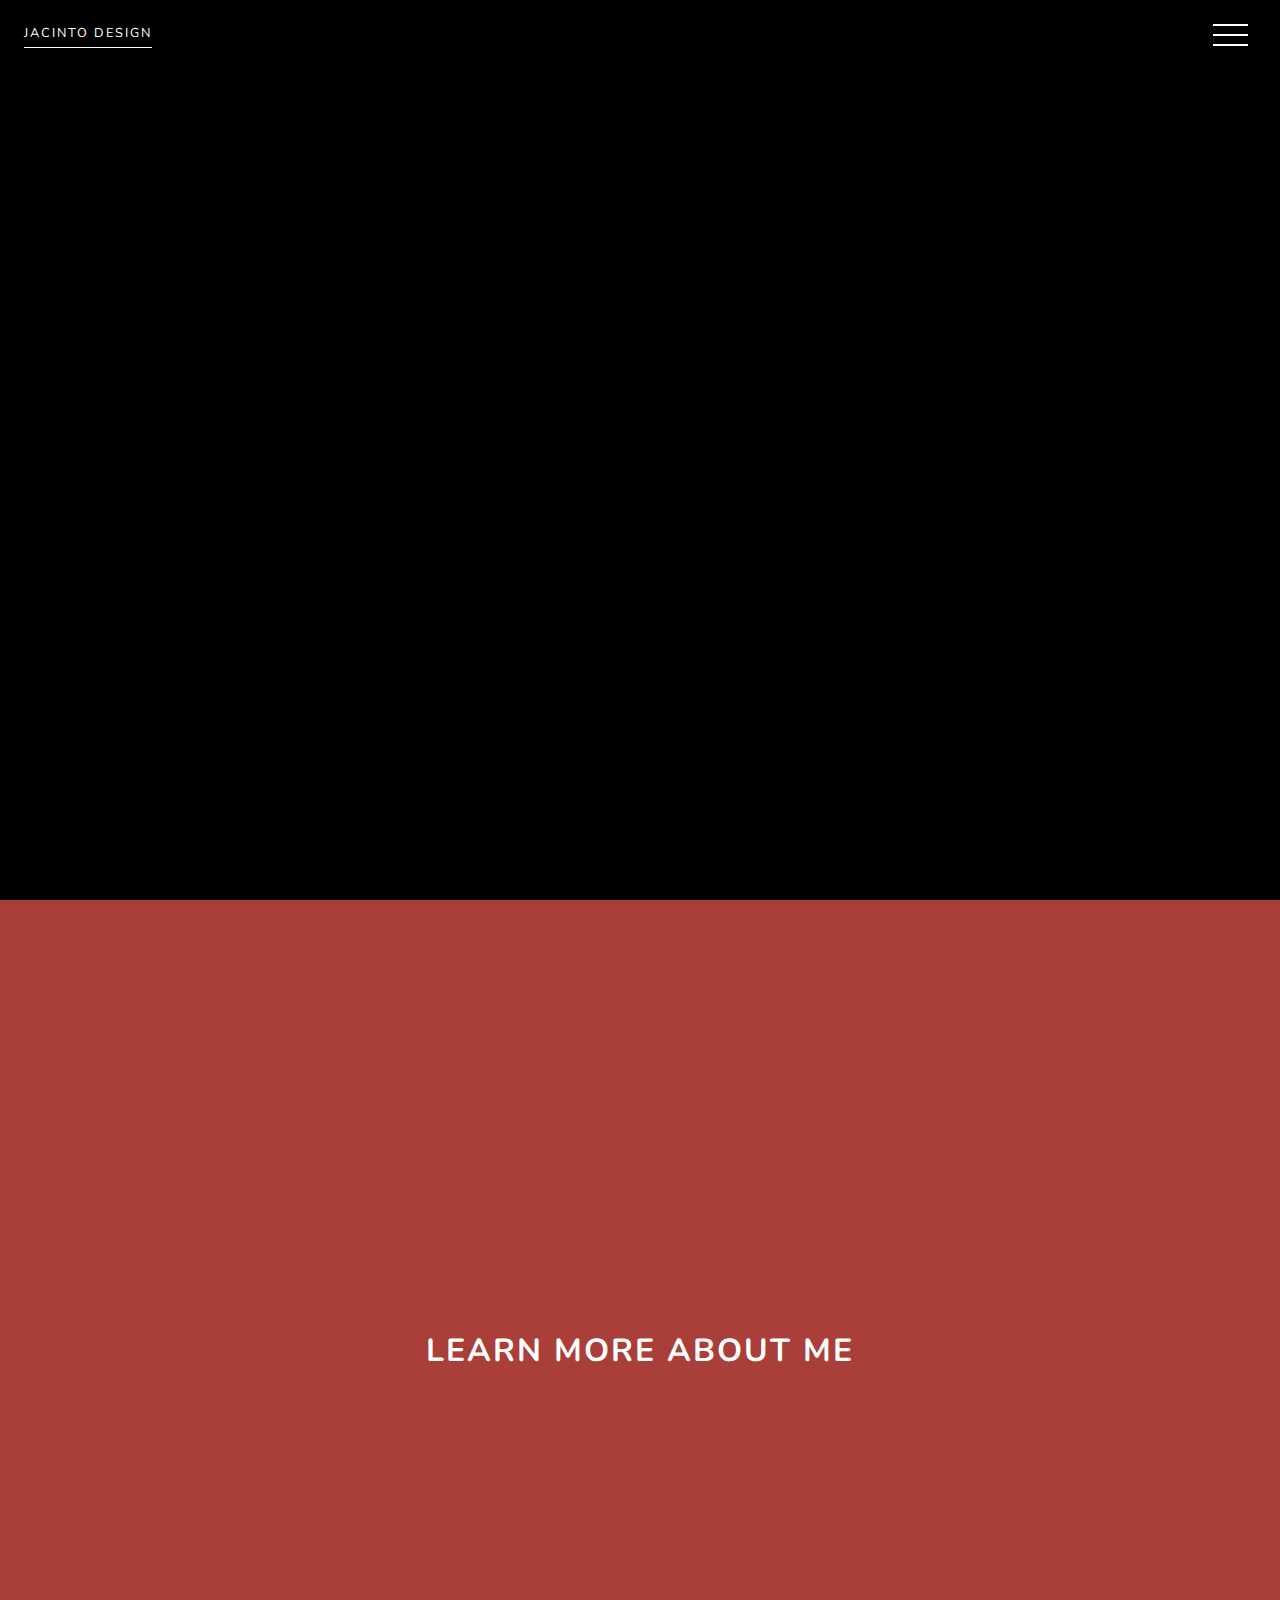
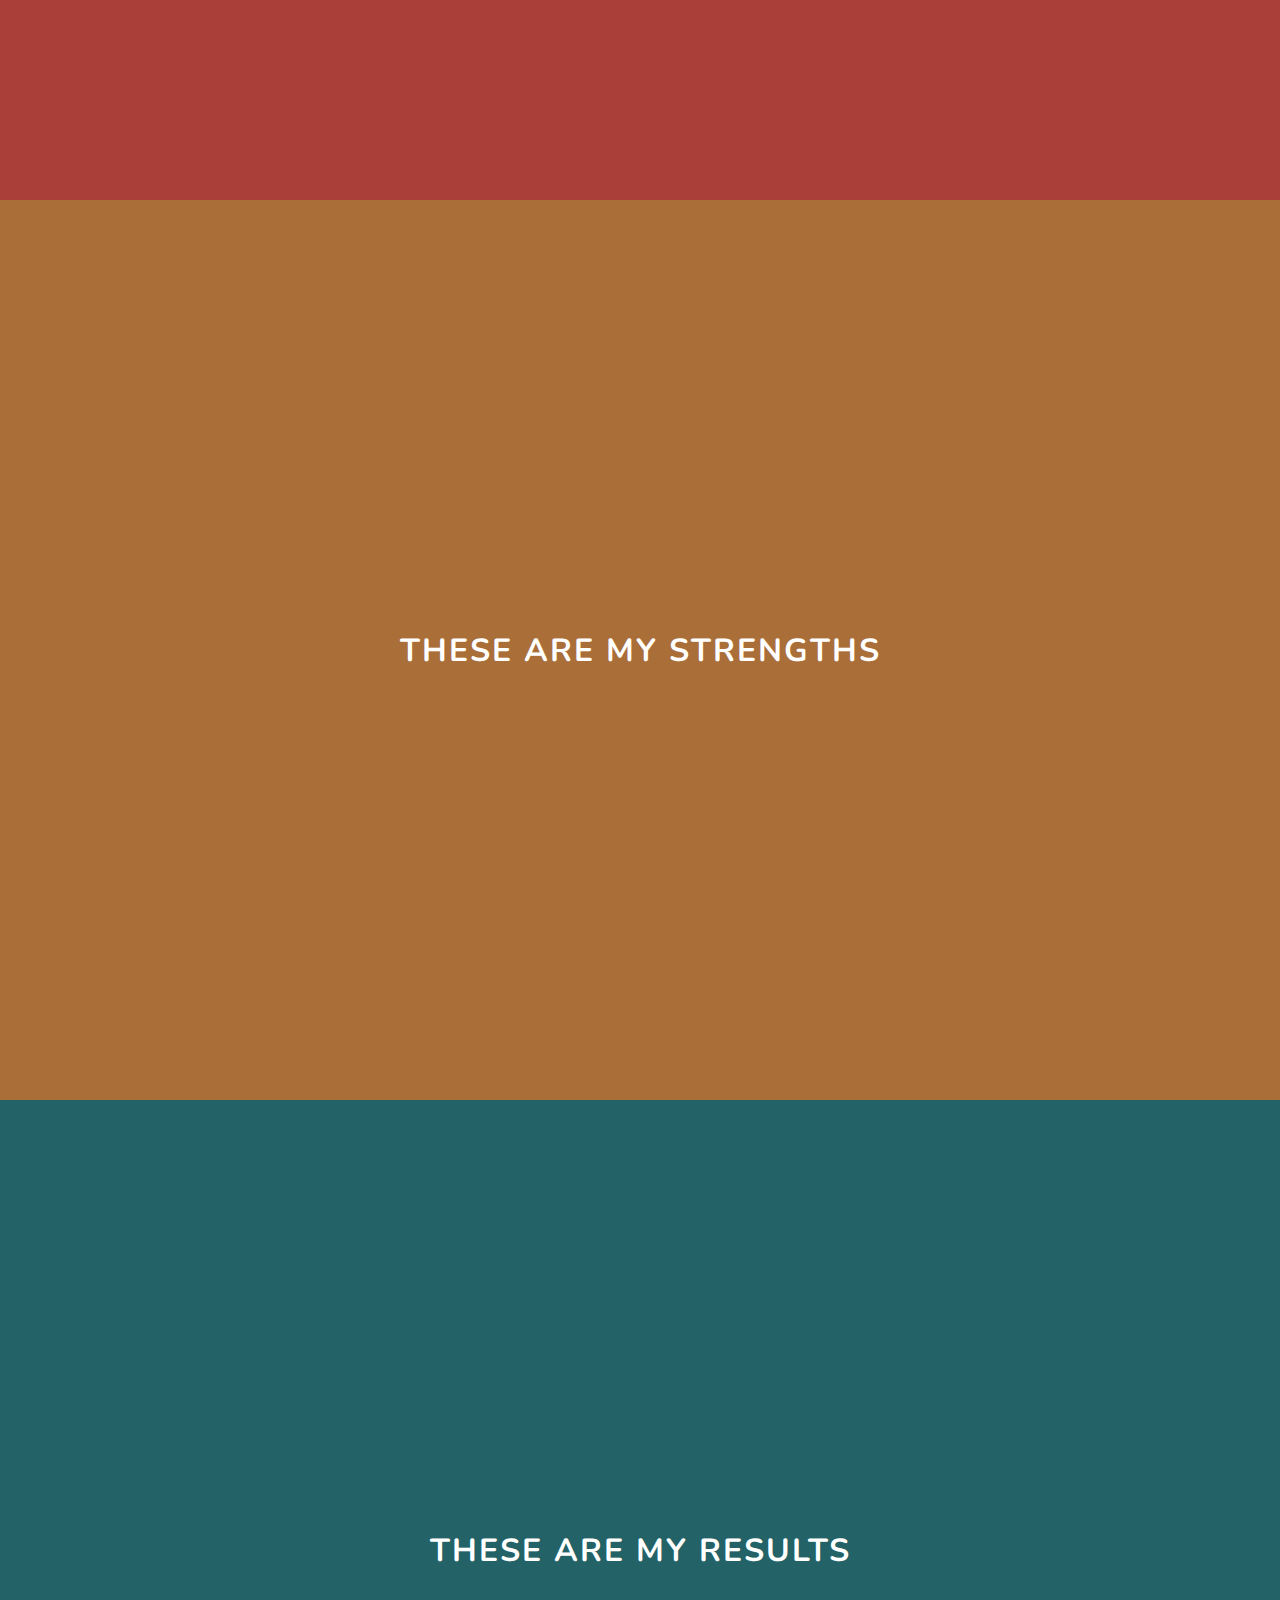
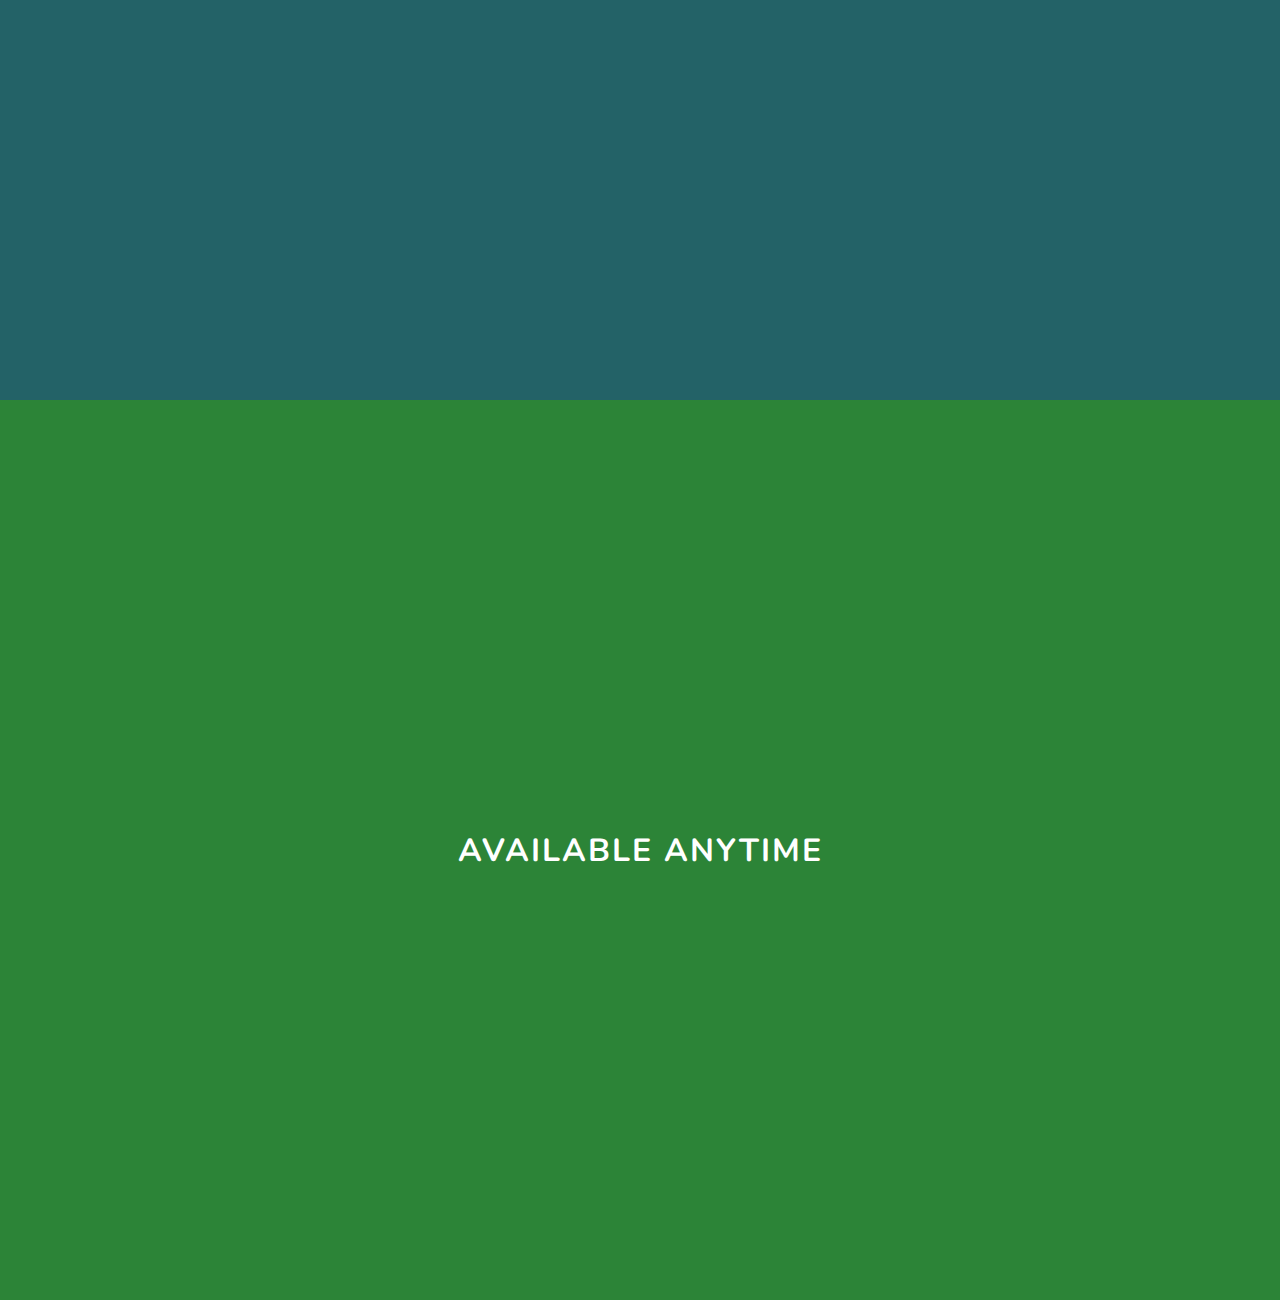
<file: animated-navigation/index.html>
<!DOCTYPE html>
<html lang="en">
<head>
  <meta charset="UTF-8">
  <meta name="viewport" content="width=device-width, initial-scale=1.0">
  <title>Animated Navigation</title>
  <link rel="icon" type="image/png" href="favicon.png">
  <link rel="stylesheet" href="style.css">
</head>
<body>
  <!-- Menu Overlay -->
  <div class="overlay overlay-slide-left" id="overlay">
    <!-- Menu Items -->
    <nav>
      <ul>
        <li id="nav-1" class="slide-out-1"><a href="#home">Home</a></li>
        <li id="nav-2" class="slide-out-2"><a href="#about">About</a></li>
        <li id="nav-3" class="slide-out-3"><a href="#skills">Skills</a></li>
        <li id="nav-4" class="slide-out-4"><a href="#projects">Project</a></li>
        <li id="nav-5" class="slide-out-5"><a href="#contact">Contact</a></li>
      </ul>
    </nav>
  </div>

  <!-- Menu Bars -->
  <div class="menu-bars" id="menu-bars">
    <div class="bar1"></div>
    <div class="bar2"></div>
    <div class="bar3"></div>
  </div>

  <!-- Sections -->
  <section id="home"><a href="https://jacinto.design" target="_blank">Jacinto Design</a></section>
  <section id="about"><h1>Learn More About Me</h1></section>
  <section id="skills"><h1>These Are My Strengths</h1></section>
  <section id="projects"><h1>These Are My Results</h1></section>
  <section id="contact"><h1>Available Anytime</h1></section>
  <!-- Script -->
  <script src="script.js"></script>
</body>
</html>
</file>
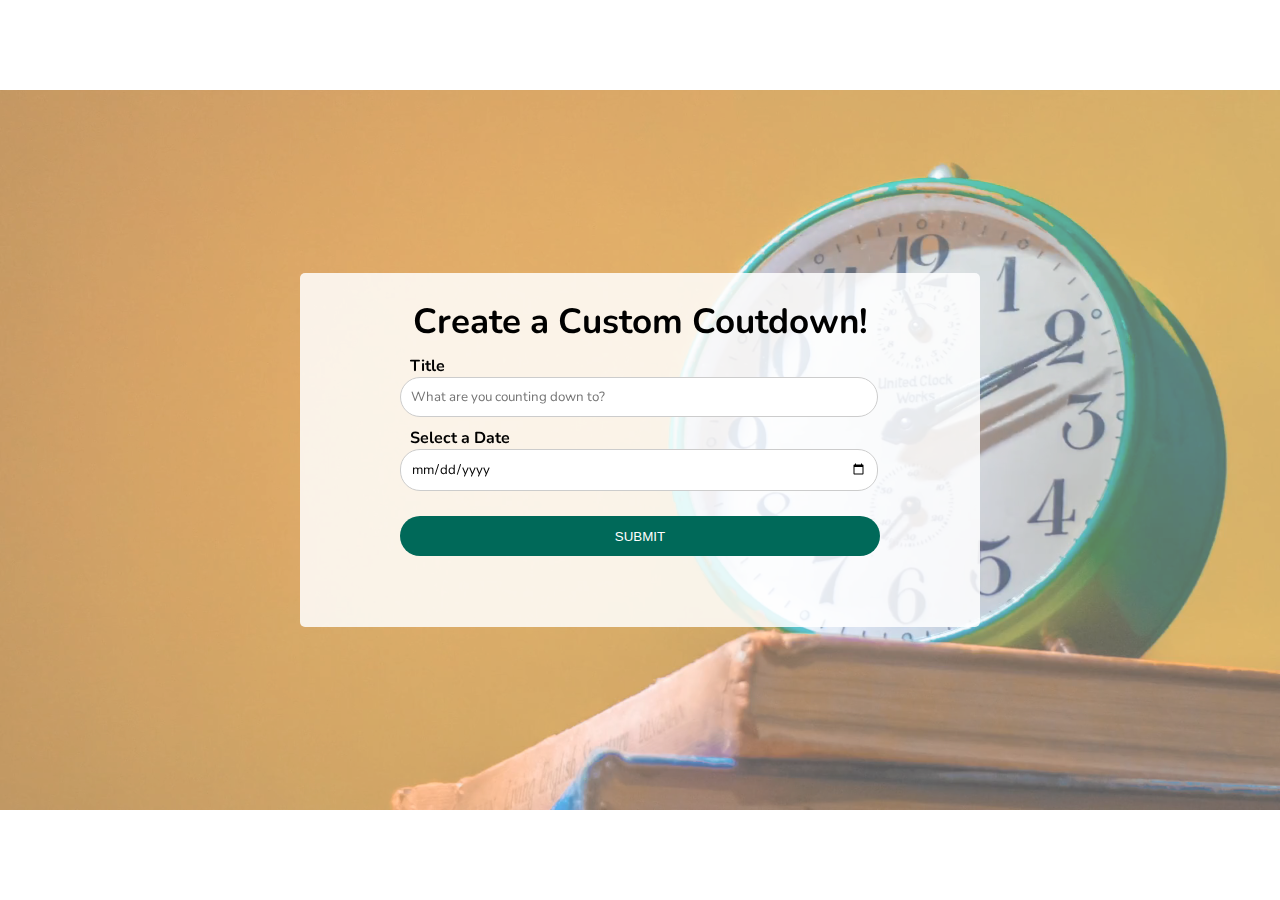
<file: custom-countdown/index.html>
<!DOCTYPE html>
<html lang="en">
<head>
    <meta charset="UTF-8">
    <meta name="viewport" content="width=device-width, initial-scale=1.0">
    <title>Custom Countdown</title>
    <link rel="icon" type="image/png" href="favicon.png">
    <link rel="stylesheet" href="style.css">
</head>
<body>
    <!-- Video Background -->
    <video class="video-background" loop muted autoplay>
        <source src="time.mp4"></source>
    </video>

    <div class="video-overlay"></div>

    <!-- Container -->
    <div class="container">
        <!-- Input -->
        <div class="inout-container" id="input-container">
            <h1>Create a Custom Coutdown!</h1>
            <form class="form" id="countdownForm">
                <label for="title">Title</label>
                <input type="text" id="title" placeholder="What are you counting down to?">
                <label for="date-picker">Select a Date</label>
                <input type="date" id="date-picker">
                <button type="submit">Submit</button>
            </form>
        </div>
        <!-- Countdown -->
        <div class="countdown" id="countdown" hidden>
            <h1 id="countdown-title"></h1>
            <ul>
                <li><span></span>Days</li>
                <li><span></span>Hours</li>
                <li><span></span>Minutes</li>
                <li><span></span>Seconds</li>
            </ul>
            <button id="countdown-button">Reset</button>
        </div>
        <!-- Complete -->
        <div class="complete" id="complete" hidden>
            <h1 class="complete-title">Countdown Complete!</h1>
            <h1 id="complete-info">Countdown Finished on 05-05-2020</h1>
            <button id="complete-button">New Countdown</button>
        </div>
    </div>

    <!-- Script -->
    <script src="script.js"></script>
</body>
</html>
</file>
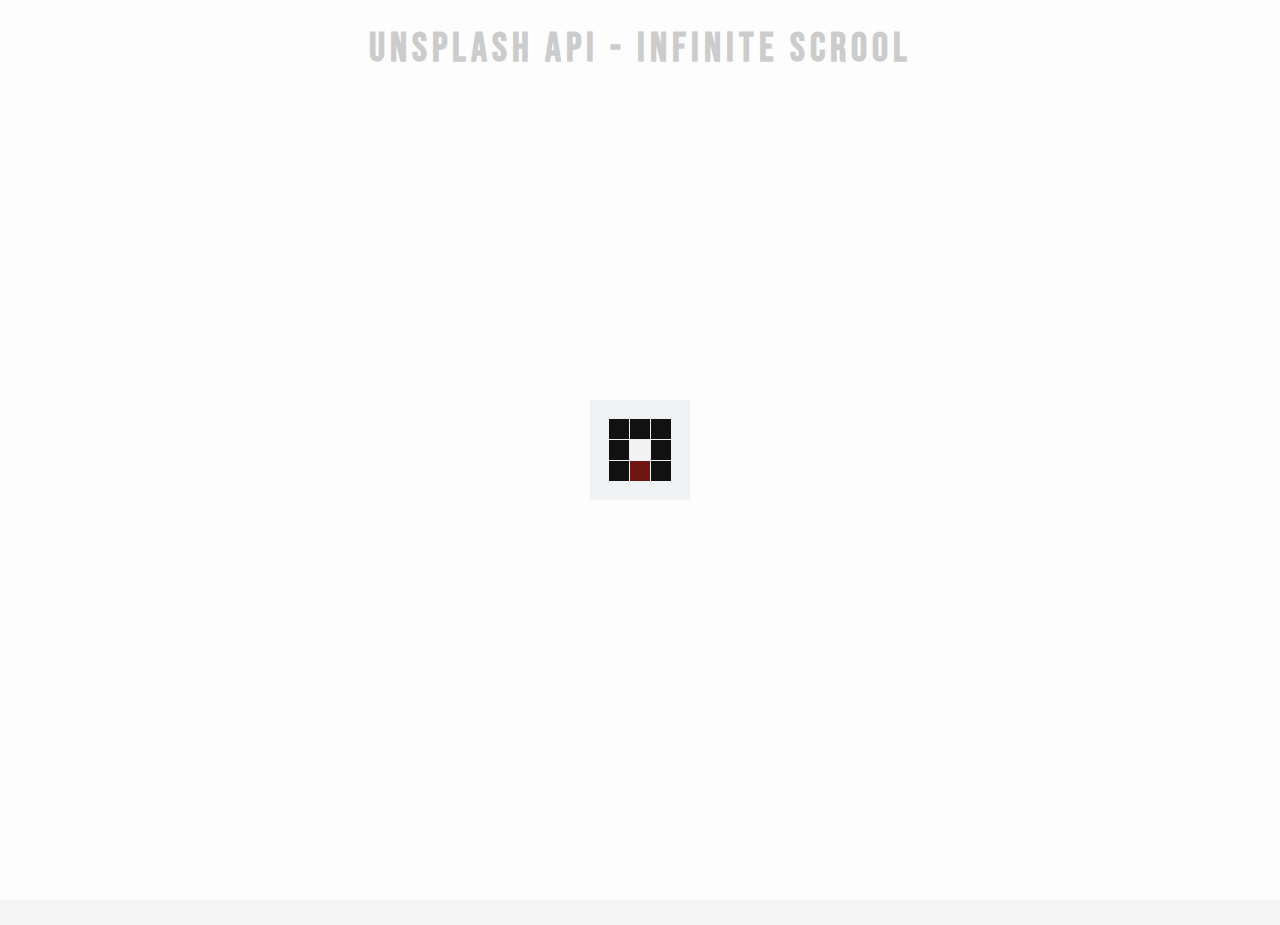
<file: infinity-scroll/index.html>
<!DOCTYPE html>
<html lang="en">
<head>
    <meta charset="UTF-8">
    <meta name="viewport" content="width=device-width, initial-scale=1.0">
    <title>Infinite Scroll</title>
    <link rel="icon" type="image/png" href="favicon.png">
    <link rel="stylesheet" href="style.css">
</head>
<body>
    <!-- Title -->
    <h1>Unsplash API - Infinite Scrool</h1>

    <!-- Loader -->
    <div class="loader" id="loader">
        <img src="loader.svg" alt="Loading">
    </div>

    <!-- Image Container -->
    <div class="image-container" id="image-container">
    </div>

    <!-- Script -->
    <script src="script.js"></script>
</body>
</html>
</file>
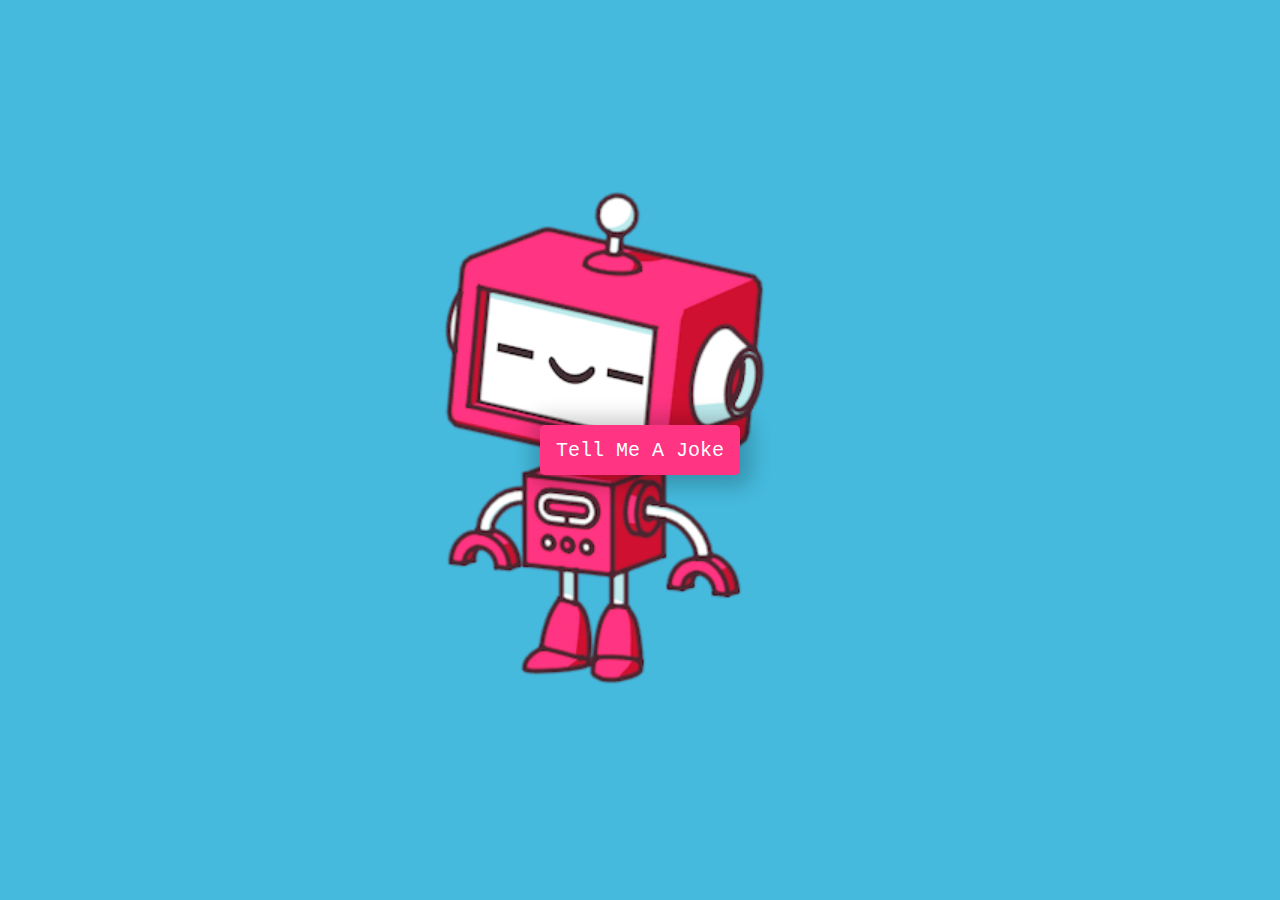
<file: joke-teller/index.html>
<!DOCTYPE html>
<html lang="en">
<head>
    <meta charset="UTF-8">
    <meta name="viewport" content="width=device-width, initial-scale=1.0">
    <title>Joke Teler</title>
    <link rel="icon" type="image/png" href="favicon.png">
    <link rel="stylesheet" href="style.css">
</head>
<body>
    <div class="container">
        <button id="button">Tell Me A Joke</button>
        <audio id="audio" controls hidden></audio>
    </div>

    <!-- Script -->
    <script src="script.js"></script>
    <script src="voice.js"></script>
</body>
</html>
</file>
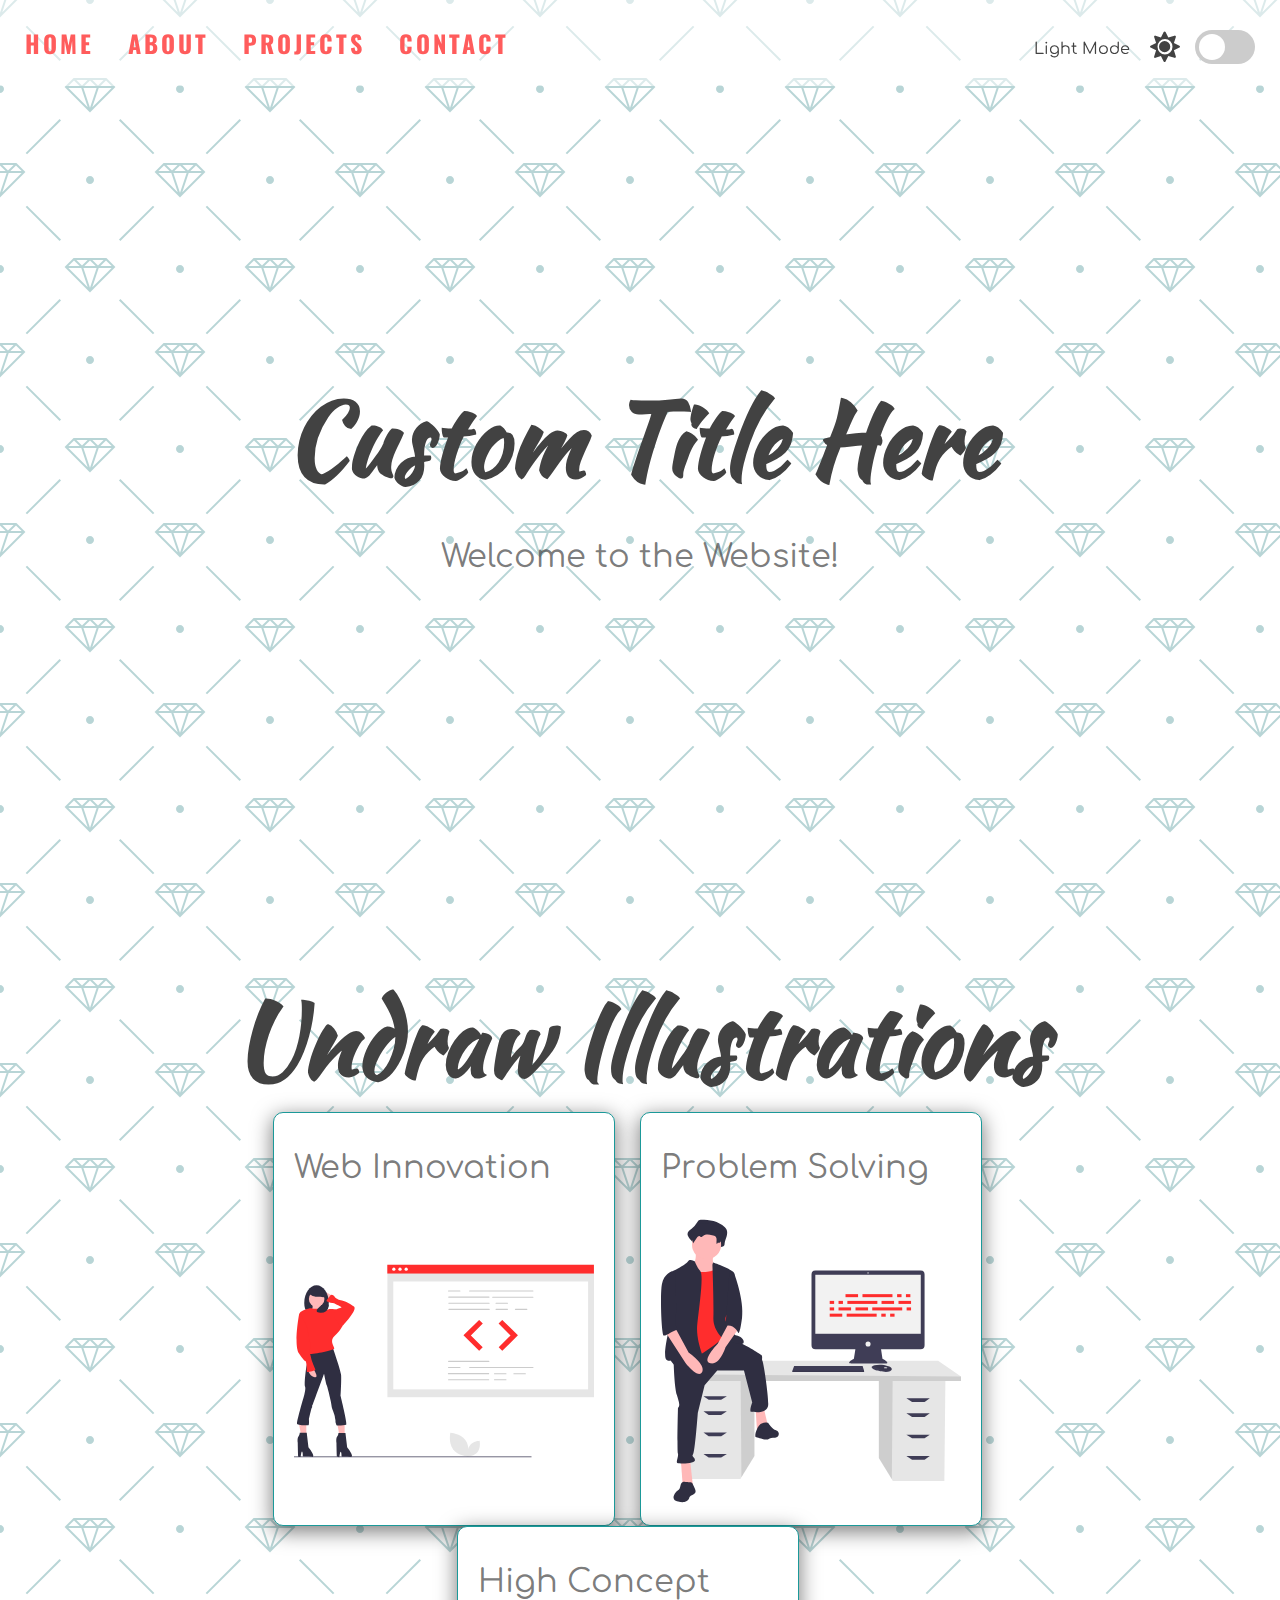
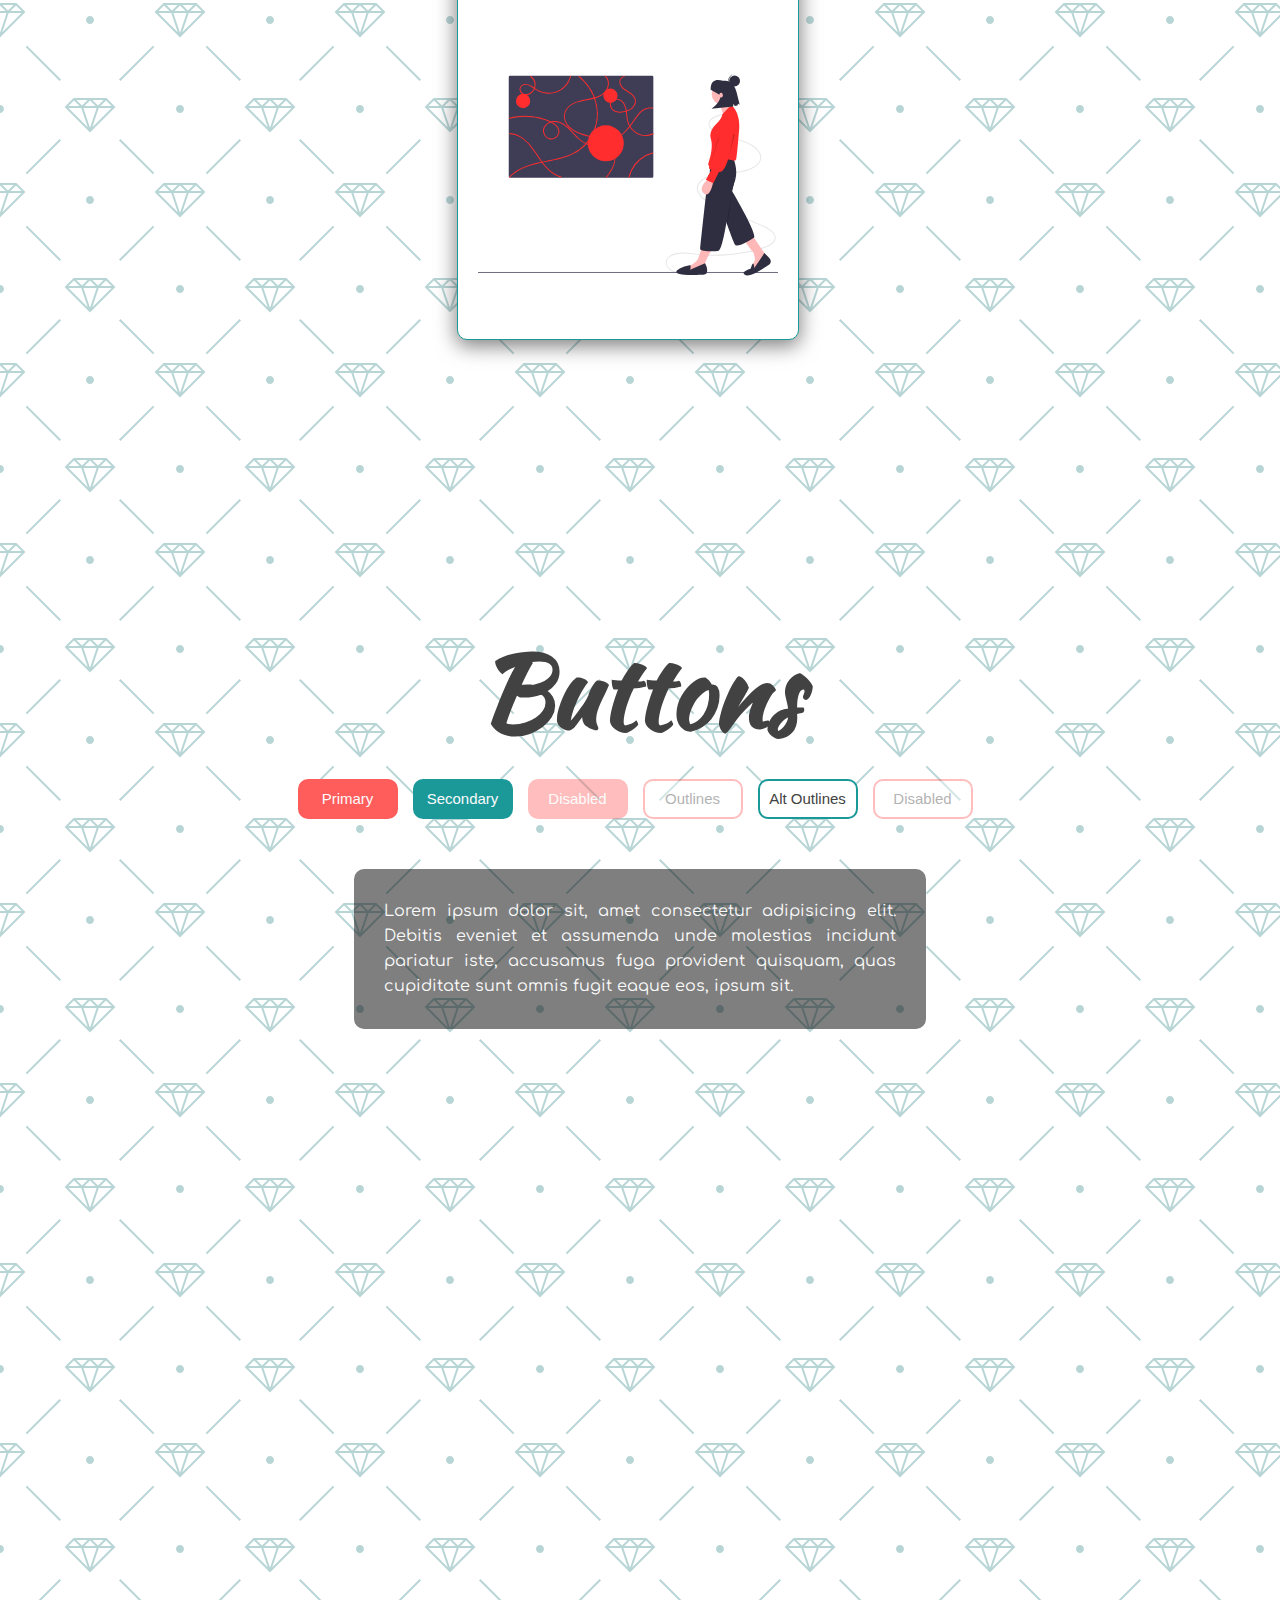
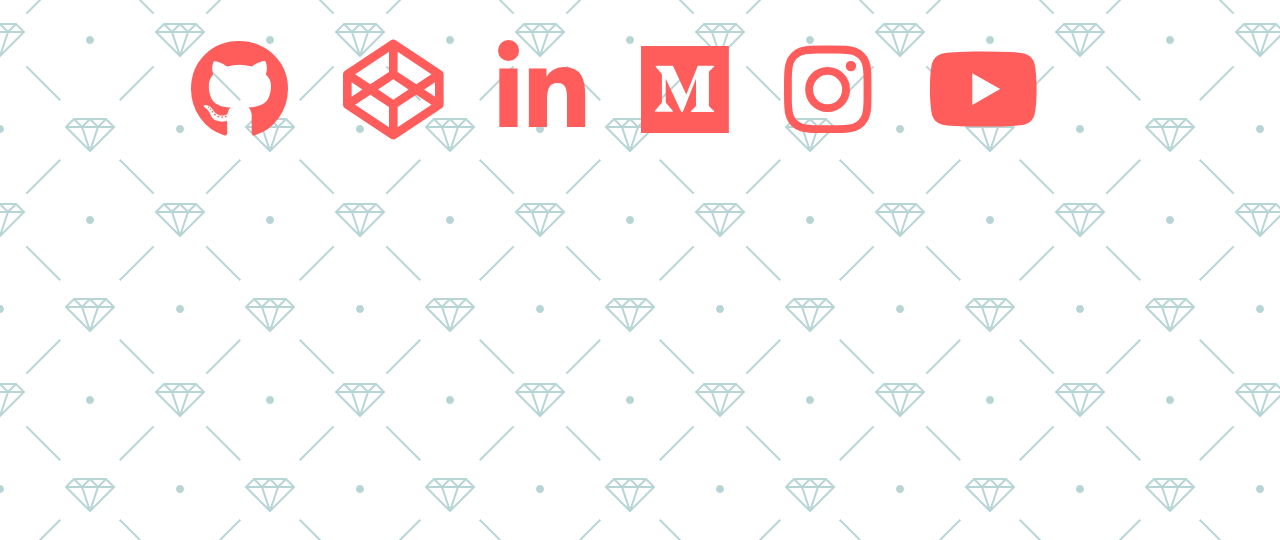
<file: light-dark-mode/index.html>
<!DOCTYPE html>
<html lang="en">
<head>
    <meta charset="UTF-8">
    <meta name="viewport" content="width=device-width, initial-scale=1.0">
    <title>Light Dark Mode</title>
    <link rel="icon" type="image/png" href="favicon.png">
    <link rel="stylesheet" href="https://cdnjs.cloudflare.com/ajax/libs/font-awesome/5.10.2/css/all.min.css"/>
    <link rel="stylesheet" href="style.css">
</head>
<body>
    <!-- Dark Mode Switch -->
    <div class="theme-switch-wrapper">
        <span id="toggle-icon">
            <span class="toggle-text">Light Mode</span>
            <i class="fas fa-sun"></i>
        </span>
        
        <label class="theme-switch">
            <input type="checkbox">
            <div class="slider round"></div>
        </label>
    </div>

    <!-- Navigation -->
    <nav id="nav">
        <a href="#home">HOME</a>
        <a href="#about">ABOUT</a>
        <a href="#projects">PROJECTS</a>
        <a href="#sontact">CONTACT</a>
    </nav>

    <!-- Home Section -->
    <section id="home">
        <div class="title-group">
            <h1>Custom Title Here</h1>
            <h2>Welcome to the Website!</h2>
        </div>
    </section>

    <!-- About Section -->
    <section id="about">
        <h1>Undraw Illustrations</h1>
        <div class="about-container">
            <div class="image-container">
                <h2>Web Innovation</h2>
                <img src="img/undraw_proud_coder_light.svg" alt="Proud Coder" id="image1">
            </div>
            <div class="image-container">
                <h2>Problem Solving</h2>
                <img src="img/undraw_feeling_proud_light.svg" alt="Proud Coder" id="image2">
            </div>
            </div>
            <div class="image-container">
                <h2>High Concept</h2>
                <img src="img/undraw_conceptual_idea_light.svg" alt="Proud Coder" id="image3">
            </div>
        </div>
    </section>

    <!-- Project Section -->
    <section id="projects">
        <h1>Buttons</h1>
        <div class="buttons">
            <button class="primary">Primary</button>
            <button class="secondary">Secondary</button>
            <button class="primary" disabled>Disabled</button>
            <button class="outline" disabled>Outlines</button>
            <button class="secondary outline">Alt Outlines</button>
            <button class="outline" disabled>Disabled</button>
        </div>
        <div class="text-box" id="text-box">
            <p>Lorem ipsum dolor sit, amet consectetur adipisicing elit. Debitis eveniet et assumenda unde molestias incidunt pariatur iste, accusamus fuga provident quisquam, quas cupiditate sunt omnis fugit eaque eos, ipsum sit.</p>
        </div>
    </section>

    <!-- Contact Section -->
    <section id="contact">
        <div class="social-icons">
            <i class="fab fa-github"></i>
            <i class="fab fa-codepen"></i>
            <i class="fab fa-linkedin-in"></i>
            <i class="fab fa-medium"></i>
            <i class="fab fa-instagram"></i>
            <i class="fab fa-youtube"></i>
        </div>
    </section>

    <!-- Script -->
    <script src="script.js"></script>
</body>
</html>
</file>
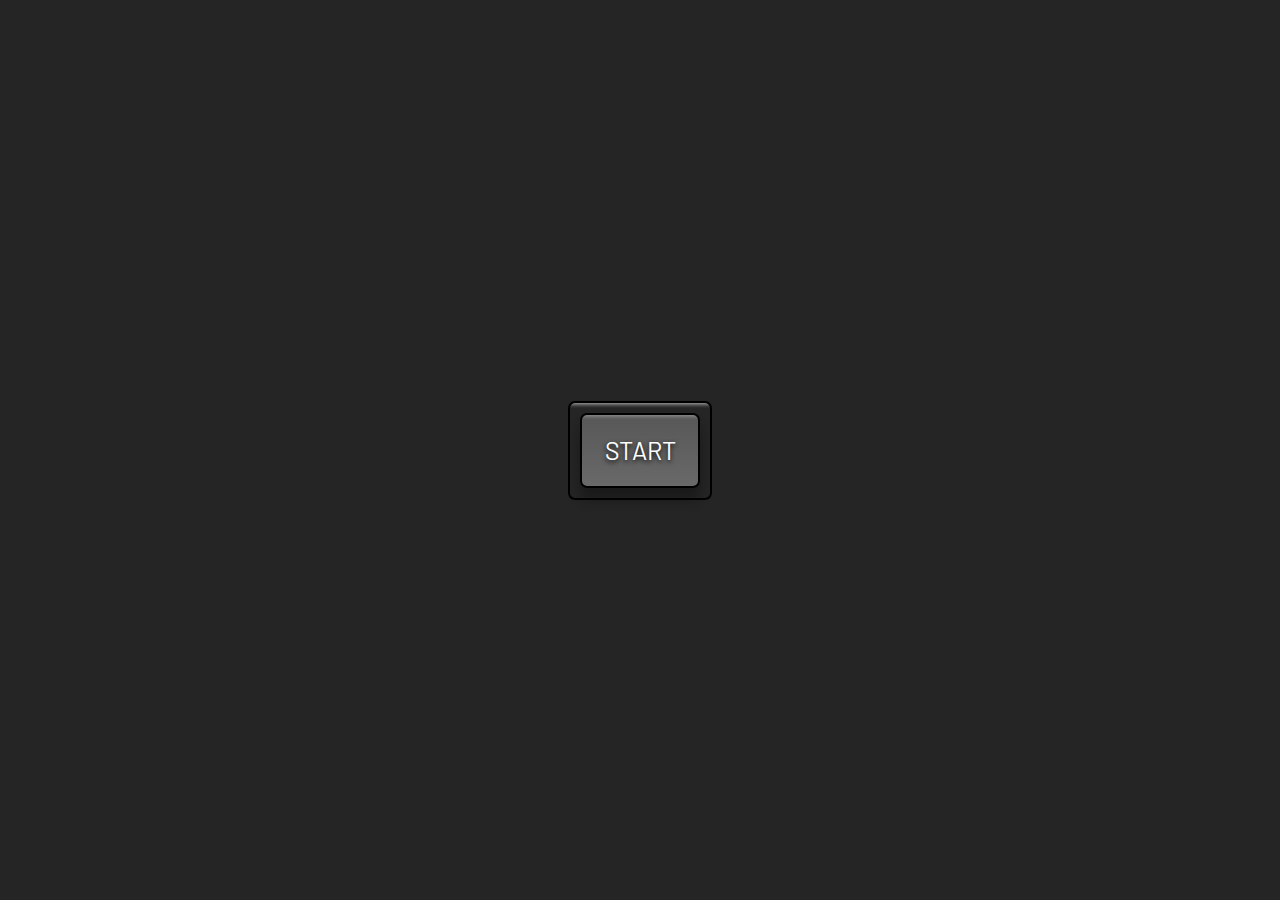
<file: picture-in-picture/index.html>
<!DOCTYPE html>
<html lang="en">
<head>
    <meta charset="UTF-8">
    <meta name="viewport" content="width=device-width, initial-scale=1.0">
    <title>Picture in Picture</title>
    <link rel="icon" type="image/png" href="favicon.png">
    <link rel="stylesheet" href="style.css">
</head>
<body>
    <!-- video -->
    <video id="video" height="360" width="640" hidden></video>

    <!-- button -->
    <div class="button-container">
        <button id="button">START</button>
    </div>

    <!-- Script -->
    <script src="script.js"></script>
</body>
</html>
</file>
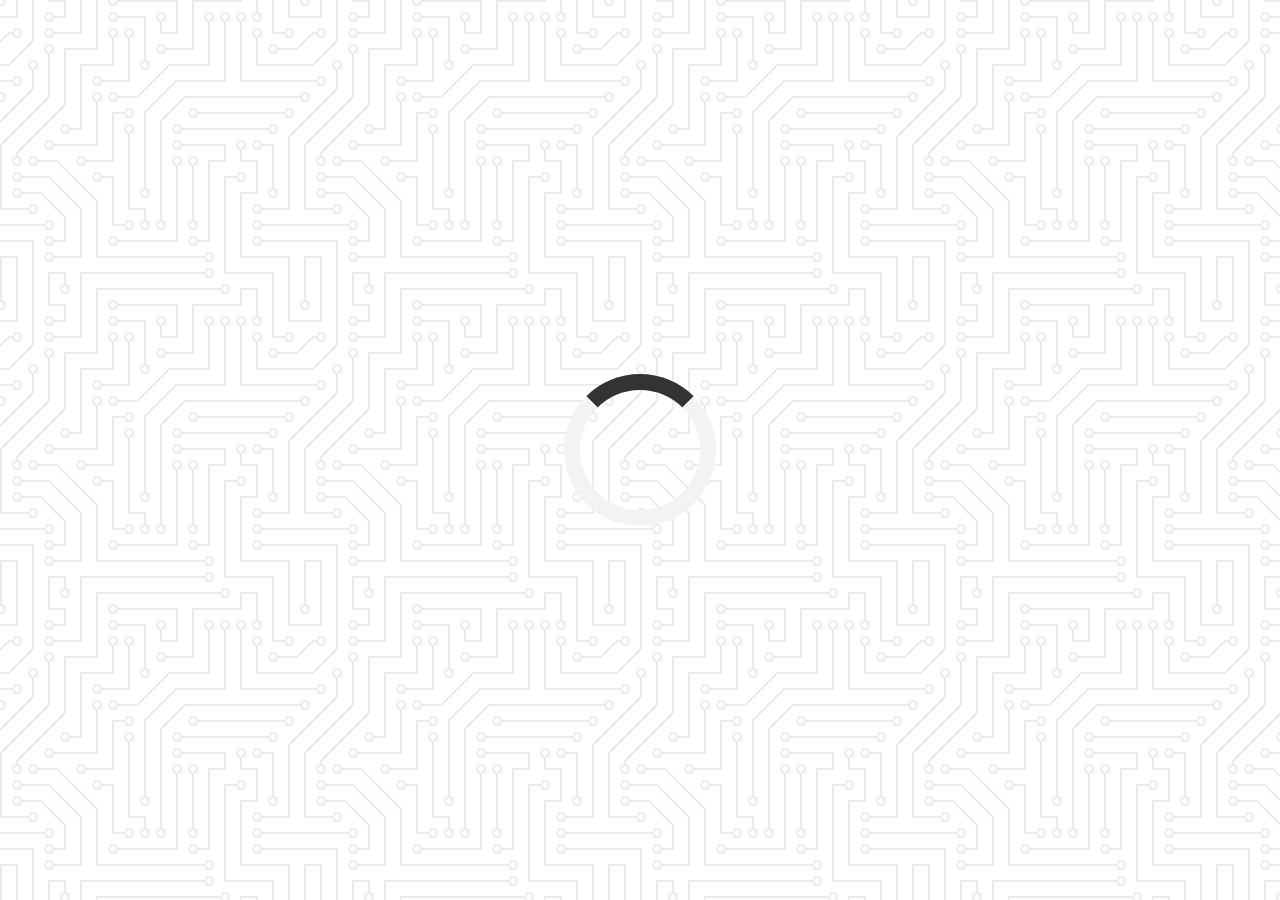
<file: quote-generator/index.html>
<!DOCTYPE html>
<html lang="en">
<head>
    <meta charset="UTF-8">
    <meta name="viewport" content="width=device-width, initial-scale=1.0">
    <title>Quote Generator</title>
    <link rel="icon" type="image/png" href="favicon.png">
    <link rel="stylesheet" href="https://cdnjs.cloudflare.com/ajax/libs/font-awesome/5.10.2/css/all.min.css"/>
    <link rel="stylesheet" href="style.css">
</head>
<body>
    <div class="quote-container" id="quote-container">
        <!-- Quote -->
        <div class="quote-text">
            <i class="fas fa-quote-left"></i>
            <span id="quote"></span>
        </div>
        <!-- Author -->
        <div class="qoute-author">
            <span id="author"></span>
        </div>
        <!-- Buttons -->
        <div class="button-container">
            <button class="twitter-button" id="twitter" title="Tweet This!">
                <i class="fab fa-twitter"></i>
            </button>
            <button id="new-quote">New Quote</button>
        </div>
    </div>

    <!-- Loader -->
    <div class="loader" id="loader"></div>
    
    <!-- Script -->
    <script src="quotes.js"></script>
    <script src="script.js"></script>
</body>
</html>
</file>
<file: animated-navigation/style.css>
@import url('https://fonts.googleapis.com/css2?family=Comfortaa&family=Kaushan+Script&family=Nunito&display=swap');

:root {
  --primaryColor: #fff;
  --navColor1: #21292c;
  --navColor2: #aa3e39;
  --navColor3: #aa6e39;
  --navColor4: #236267;
  --navColor5: #2c8437;
}

html {
  box-sizing: border-box;
}

body {
  margin: 0;
  background: #000;
  font-family: 'Nunito', sans-serif;
}

/* --- Navigation Menu ------------------------------ */

/* Overlay */
.overlay{
  position: fixed;
  z-index: 9;
  top: 0;
  left: 0;
  width: 100vw;
  height: 100vh;
  background-color: rgba(0, 0, 0, 0.7);
  transform: translateX(-100vw);
}

.overlay-slide-right{
  transition: all 0.4s ease-in-out;
  transform: translateX(0);
}

.overlay-slide-left{
  transition: all 0.8s ease-in-out;
  transform: translateX(-100vw);
}

/* Nav Menu Items */
nav,
nav ul{
  height: 100vh;
  margin: 0;
  padding: 0;
}

nav ul{
  display: flex;
  flex-direction: column;
  justify-content: stretch;
  list-style: none;
}

nav ul li{
  height: 20%;
  overflow: hidden;
}

nav li a{
  position: relative;
  top: 45%;
  color: #fff;
  text-transform: uppercase;
  letter-spacing: 4px;
  text-decoration: none;
  display: block;
  text-align: center;
  transition: all .3s;
}

nav li a:hover{
  transform:  scale(1.2);
}

nav li a::before{
  content: "";
  width: 25vw;
  height: 3px;
  background-color: #fff;
  position: absolute;
  top: 47.5%;
  left: 0;
  opacity: 0;
  transition: all .3s;
}

nav li a:hover::before{
  opacity: 1;
}

nav li:nth-of-type(1){
  background-color: var(--navColor1);
}
nav li:nth-of-type(2){
  background-color: var(--navColor2);
}
nav li:nth-of-type(3){
  background-color: var(--navColor3);
}
nav li:nth-of-type(4){
  background-color: var(--navColor4);
}
nav li:nth-of-type(5){
  background-color: var(--navColor5);
}

/* Slide in animation with delay for each nav item */
.slide-in-1{
  animation: slide-in 0.4s linear 0.2s both;
}
.slide-in-2{
  animation: slide-in 0.4s linear 0.4s both;
}
.slide-in-3{
  animation: slide-in 0.4s linear 0.6s both;
}
.slide-in-4{
  animation: slide-in 0.4s linear 0.8s both;
}
.slide-in-5{
  animation: slide-in 0.4s linear 1s both;
}

@keyframes slide-in {
  from{
    transform: translateX(-100%);
  }
  to{
    transform: translateX(0);
  }
}

/* Slide out animation with delay for each nav item */
.slide-out-1{
  animation: slide-out 0.3s linear 0.5s both;
}
.slide-out-2{
  animation: slide-out 0.3s linear 0.4s both;
}
.slide-out-3{
  animation: slide-out 0.3s linear 0.3s both;
}
.slide-out-4{
  animation: slide-out 0.3s linear 0.2s both;
}
.slide-out-5{
  animation: slide-out 0.3s linear 0.1s both;
}

@keyframes slide-out {
  from{
    transform: translateX(0);
  }
  to{
    transform: translateX(-100%);
  }
}

/* --- Menu Bars ------------------------------------ */

.menu-bars {
  position: fixed;
  top: 1rem;
  right: 2rem;
  z-index: 10;
  display: inline;
  cursor: pointer;
}

.bar1,
.bar2,
.bar3 {
  width: 35px;
  height: 2px;
  background-color: #fff;
  margin: 8px 0;
  transition: 0.4s;
}

/* Rotate first bar */
.change .bar1 {
  transform: rotate(-45deg) translate(-7px, 8px);
}

/* Fade out the second bar */
.change .bar2 {
  opacity: 0;
}

/* Rotate last bar */
.change .bar3 {
  transform: rotate(45deg) translate(-6px, -8px);
}

/* --- Sections ------------------------------------ */

section {
  width: 100%;
  height: 100vh;
  position: relative;
  display: flex;
  justify-content: center;
  align-items: center;
  text-transform: uppercase;
  letter-spacing: 2px;
  color: var(--primaryColor);
}

section#home {
  background-image: url("https://images.unsplash.com/photo-1581453904507-626ddb717f14?ixlib=rb-1.2.1&ixid=eyJhcHBfaWQiOjEyMDd9&auto=format&fit=crop&w=2089&q=80");
  background-size: cover;
  background-position: center center;
}

section#home a {
  position: absolute;
  z-index: 2;
  top: 1.5rem;
  left: 1.5rem;
  text-decoration: none;
  font-size: 0.8rem;
  padding-bottom: 5px;
  color: var(--primaryColor);
  border-bottom: 1px solid var(--primaryColor);
}

section#about {
  background-color: var(--navColor2);
}

section#skills {
  background-color: var(--navColor3);
}

section#projects {
  background-color: var(--navColor4);
}

section#contact {
  background-color: var(--navColor5);
}

/* Media Query: Large Smartphone (Vertical) */
@media (max-width: 600px) {
  section#home a {
    top: 1rem;
    left: 1rem;
  }

  .menu-bars {
    top: 0.5rem;
    right: 1rem;
  }
}
</file>
<file: custom-countdown/style.css>
@import url("https://fonts.googleapis.com/css2?family=Nunito&family=Roboto:wght@400;500;700&display=swap");

html {
  box-sizing: border-box;
}

body {
  margin: 0;
  min-height: 100vh;
  overflow-y: hidden;
  display: flex;
  align-items: center;
  font-family: Nunito, sans-serif;
}

/* Video Background */
.video-background {
  position: fixed;
  right: 0;
  bottom: 0;
  width: 100vw;
  height: auto;
}

video {
  position: absolute;
  top: 50%;
  left: 50%;
  transform: translate(-50%, -50%);
}

.video-overlay {
  position: fixed;
  left: 0;
  top: 0;
  height: 100vh;
  width: 100vw;
  background: rgba(255, 255, 255, 0.35);
}

/* Container */
.container {
  min-width: 580px;
  min-height: 304px;
  color: black;
  margin: 0 auto;
  padding: 25px 50px;
  border-radius: 5px;
  z-index: 2;
  display: flex;
  justify-content: center;
  background: rgba(255, 255, 255, 0.85);
}

.input-container {
  position: relative;
  top: 20px;
}

h1 {
  font-size: 35px;
  text-align: center;
  margin-top: 0;
  margin-bottom: 10px;
}

/* Form */
.form {
  width: 480px;
}

label {
  font-weight: bold;
  margin-left: 10px;
}

input {
  width: 95%;
  margin-bottom: 10px;
  padding: 10px;
  border: 1px solid #ccc;
  border-radius: 20px;
  background: #fff;
  outline: none;
  font-family: Nunito, sans-serif;
}

/* Button */
button {
  width: 100%;
  height: 40px;
  border-radius: 20px;
  margin-top: 15px;
  border: none;
  text-transform: uppercase;
  background: #006959;
  color: white;
  cursor: pointer;
  outline: none;
}

button:hover {
  filter: brightness(110%);
}

/* Countdown */
ul {
  margin-left: -45px;
}

li {
  display: inline-block;
  font-size: 30px;
  list-style-type: none;
  padding: 10px;
  text-transform: uppercase;
}

li span {
  display: block;
  font-size: 80px;
  text-align: center;
}

/* Complete */
.complete {
  position: relative;
  top: 60px;
}

.complete-title {
  animation: complete 4s infinite;
}

@keyframes complete {
  0% {
    color: rgba(233, 13, 13);
  }

  25% {
    color: rgba(233, 211, 13);
  }

  50% {
    color: rgba(233, 233, 13);
    transform: scale(1.5);
  }

  75% {
    color: rgba(0, 38, 253);
  }

  100% {
    color: rgba(194, 0, 253);
  }
}

/* Media Query: Large Smartphone (Vertical) */
@media screen and (max-width: 600px) {
  .video-background {
    height: 100vh;
    width: 100vw;
  }

  video {
    object-fit: cover;
    object-position: 70%;
    margin-top: -1px;
  }

  .container {
    min-width: unset;
    width: 95vw;
    min-height: 245px;
    padding: 20px;
    margin: 10px;
  }

  .input-container {
    top: unset;
  }

  .countdown {
    position: relative;
    top: 10px;
  }

  .form {
    width: unset;
  }

  input {
    width: 93%;
  }

  h1 {
    font-size: 20px;
  }

  li {
    font-size: 15px;
  }

  li span {
    font-size: 40px;
  }
}
</file>
<file: infinity-scroll/style.css>
@import url('https://fonts.googleapis.com/css2?family=Bebas+Neue&display=swap');

html {
  box-sizing: border-box;
}

body {
  margin: 0;
  min-height: 100vh;
  font-family: 'Bebas Neue', sans-serif;
  background: whitesmoke;
}

h1{
  text-align: center;
  margin-top: 25px;
  margin-bottom: 15px;
  font-size: 40px;
  letter-spacing: 5px;
}

/* Loader */
.loader{
  position: fixed;
  top: 0;
  bottom: 0;
  left: 0;
  right: 0;
  background: rgba(255, 255, 255, .8);
}

.loader img{
  position: fixed;
  top: 50%;
  left: 50%;
  transform: translate(-50%, -50%);
}

/* Image Container */
.image-container{
  margin: 10px 30%;
}

.image-container img{
  width: 100%;
  margin-top: 5px;
}

/* Media Query: Large Smartphone */
@media screen and (max-width: 600px) {
  h1{
    font-size: 20px;
  }

  .image-container{
    margin: 10px;
  }
}
</file>
<file: joke-teller/style.css>
/* ROBOT.GIF from Giphy - https://giphy.com/gifs/robot-cinema-4d-eyedesyn-3o7abtn7DuREEpsyWY */

html {
  box-sizing: border-box;
}

body{
  margin: 0;
  background: #45badd;
}

.container{
  height: 100vh;
  width: 100vw;
  display: flex;
  flex-direction: column;
  justify-content: center;
  align-items: center;
  background: url('./robot.gif');
  background-size: contain;
  background-position: left center;
  background-repeat: no-repeat;
}

button{
  cursor: pointer;
  outline:  none;
  width: 200px;
  height: 50px;
  font-family: Courier, monospace;
  font-size: 20px;
  color: white;
  background: #ff3482;
  border: none;
  border-radius: 5px;
  box-shadow: 2px 2px 20px 10px rgba(0, 0, 0, 0.2);
}

button:hover{
  filter: brightness(95%);
}

button:active{
  transform: scale(.98);
}

button:disabled{
  cursor: default;
  filter: brightness(30%);
}

/* Media Query: Tablet or Smalller */
@media screen and (max-width: 1000px) {
  .container{
    background-position: center center;
    background-size: cover;
  }

  button{
    box-shadow: 5px 5px 30px 20px rgba(0, 0, 0, 0.5);
  }
}
</file>
<file: light-dark-mode/style.css>
@import url('https://fonts.googleapis.com/css2?family=Comfortaa&family=Kaushan+Script&family=Oswald&display=swap');

:root {
  --primary-color: rgb(255, 92, 92);
  --primary-variant: #ff2d2d;
  --secondary-color: #1b9999;
  --on-primary: rgb(250, 250, 250);
  --on-background: rgb(66, 66, 66);
  --on-background-alt: rgba(66, 66, 66, 0.7);
  --background: rgb(255, 255, 255);
  --box-shadow: 0 5px 20px 1px rgba(0, 0, 0, 0.5);
}

[data-theme="dark"] {
  --primary-color: rgb(150, 65, 255);
  --primary-variant: #6c63ff;
  --secondary-color: #03dac5;
  --on-primary: #000;
  --on-background: rgba(255, 255, 255, 0.9);
  --on-background-alt: rgba(255, 255, 255, 0.7);
  --background: #121212;
}

html {
  box-sizing: border-box;
  scroll-behavior: smooth;
}

body {
  margin: 0;
  color: var(--on-background);
  font-family: 'Comfortaa', sans-serif;
  background-color: var(--background);
  background-image: url("data:image/svg+xml,%3Csvg width='180' height='180' viewBox='0 0 180 180' xmlns='http://www.w3.org/2000/svg'%3E%3Cpath d='M81.28 88H68.413l19.298 19.298L81.28 88zm2.107 0h13.226L90 107.838 83.387 88zm15.334 0h12.866l-19.298 19.298L98.72 88zm-32.927-2.207L73.586 78h32.827l.5.5 7.294 7.293L115.414 87l-24.707 24.707-.707.707L64.586 87l1.207-1.207zm2.62.207L74 80.414 79.586 86H68.414zm16 0L90 80.414 95.586 86H84.414zm16 0L106 80.414 111.586 86h-11.172zm-8-6h11.173L98 85.586 92.414 80zM82 85.586L87.586 80H76.414L82 85.586zM17.414 0L.707 16.707 0 17.414V0h17.414zM4.28 0L0 12.838V0h4.28zm10.306 0L2.288 12.298 6.388 0h8.198zM180 17.414L162.586 0H180v17.414zM165.414 0l12.298 12.298L173.612 0h-8.198zM180 12.838L175.72 0H180v12.838zM0 163h16.413l.5.5 7.294 7.293L25.414 172l-8 8H0v-17zm0 10h6.613l-2.334 7H0v-7zm14.586 7l7-7H8.72l-2.333 7h8.2zM0 165.414L5.586 171H0v-5.586zM10.414 171L16 165.414 21.586 171H10.414zm-8-6h11.172L8 170.586 2.414 165zM180 163h-16.413l-7.794 7.793-1.207 1.207 8 8H180v-17zm-14.586 17l-7-7h12.865l2.333 7h-8.2zM180 173h-6.613l2.334 7H180v-7zm-21.586-2l5.586-5.586 5.586 5.586h-11.172zM180 165.414L174.414 171H180v-5.586zm-8 5.172l5.586-5.586h-11.172l5.586 5.586zM152.933 25.653l1.414 1.414-33.94 33.942-1.416-1.416 33.943-33.94zm1.414 127.28l-1.414 1.414-33.942-33.94 1.416-1.416 33.94 33.943zm-127.28 1.414l-1.414-1.414 33.94-33.942 1.416 1.416-33.943 33.94zm-1.414-127.28l1.414-1.414 33.942 33.94-1.416 1.416-33.94-33.943zM0 85c2.21 0 4 1.79 4 4s-1.79 4-4 4v-8zm180 0c-2.21 0-4 1.79-4 4s1.79 4 4 4v-8zM94 0c0 2.21-1.79 4-4 4s-4-1.79-4-4h8zm0 180c0-2.21-1.79-4-4-4s-4 1.79-4 4h8z' fill='%23137379' fill-opacity='0.3' fill-rule='evenodd'/%3E%3C/svg%3E");
}

section {
  min-height: 100vh;
  display: flex;
  justify-content: center;
  align-items: center;
  flex-direction: column;
}

h1 {
  font-size: 100px;
  font-family: 'Kaushan Script', sans-serif;
  margin-bottom: 0;
}

h2 {
  color: var(--on-background-alt);
  font-size: 32px;
  font-weight: normal;
}

/* Navigation */
nav {
  z-index: 10;
  position: fixed;
  font-family: 'Oswald', sans-serif;
  font-size: 24px;
  letter-spacing: 3px;
  padding: 25px;
  width: 100vw;
  background-color: rgb(255 255 255 / 50%);
}

a {
  margin-right: 25px;
  color: var(--primary-color);
  text-decoration: none;
  border-bottom: 3px solid transparent;
  font-weight: bold;
}

a:hover,
a:focus {
  color: var(--on-background);
  border-bottom: 3px solid;
}

/* Home Section */
.title-group {
  text-align: center;
}

/* About Section */
.about-container {
  display: flex;
}

.image-container {
  border: 1px solid var(--secondary-color);
  border-radius: 10px;
  padding: 10px 20px;
  margin-right: 25px;
  width: auto;
  background: var(--background);
  box-shadow: var(--box-shadow);
}

img {
  height: 300px;
  width: 300px;
}

/* Projects Section */
.buttons {
  margin-top: 15px;
  margin-bottom: 50px;
}

button {
  min-width: 100px;
  height: 40px;
  cursor: pointer;
  border-radius: 10px;
  margin-right: 10px;
  border: 2px solid var(--primary-color);
  font-size: 15px;
  outline: none;
}

button:disabled {
  opacity: 0.4;
  cursor: default;
}

button:hover:not(.outline) {
  filter: brightness(110%);
}

.primary {
  background: var(--primary-color);
  color: var(--on-primary);
}

.secondary {
  border: 2px solid var(--secondary-color);
}

.secondary,
.secondary:hover,
.outline.secondary:hover {
  background: var(--secondary-color);
  color: var(--on-primary);
}

.outline {
  background: var(--background);
  color: var(--on-background);
}

.outline:hover {
  background: var(--primary-color);
  color: var(--on-primary);
}

.text-box {
  width: 40%;
  text-align: justify;
  background: rgb(0 0 0 / 50%);
  color: var(--on-primary);
  border-radius: 10px;
  padding: 30px;
}

p {
  margin: 0;
  line-height: 25px;
}

/* Contact Section */
.fab {
  font-size: 100px;
  margin-right: 50px;
  cursor: pointer;
  color: var(--primary-color);
}

.fab:hover {
  color: var(--on-background);
}

/* Dark Mode Toggle */
.theme-switch-wrapper {
  display: flex;
  align-items: center;
  z-index: 100;
  position: fixed;
  right: 25px;
  top: 30px;
}

.theme-switch-wrapper span {
  margin-right: 10px;
  font-size: 1rem;
}

.toggle-text {
  position: relative;
  top: -4px;
  right: 5px;
  color: var(--on-background);
}

.theme-switch {
  display: inline-block;
  height: 34px;
  position: relative;
  width: 60px;
}

.theme-switch input {
  display: none;
}

.slider {
  background: #ccc;
  bottom: 0;
  cursor: pointer;
  left: 0;
  position: absolute;
  right: 0;
  top: 0;
  transition: 0.4s;
}

.slider::before {
  background: #fff;
  bottom: 4px;
  content: "";
  height: 26px;
  left: 4px;
  position: absolute;
  transition: 0.4s;
  width: 26px;
}

input:checked + .slider {
  background: var(--primary-color);
}

input:checked + .slider::before {
  transform: translateX(26px);
}

.slider.round {
  border-radius: 34px;
}

.slider.round::before {
  border-radius: 50%;
}

.fas {
  font-size: 30px;
  margin-right: 5px;
}
</file>
<file: picture-in-picture/style.css>
@import url('https://fonts.googleapis.com/css2?family=Barlow:wght@400;500;600;700;800;900&display=swap');

html {
  box-sizing: border-box;
}

body {
  margin: 0;
  min-height: 100vh;

  display: flex;
  justify-content: center;
  align-items: center;  
  background-color: rgb(37, 37, 37);
}

.button-container{
  border: 2px solid black;
  padding: 10px;
  border-radius: 7px;
  box-shadow: inset 0 20px 4px -19px rgba(255, 255, 255, .7);
}

button{
  cursor: pointer;
  outline: none;
  width: 120px;
  height: 75px;
  font-family: Barlow, sans-serif;
  font-size: 25px;
  color: white;
  text-shadow: 0 2px 5px black;
  background: linear-gradient(to top, #696969, #575757);
  border: 2px solid black;
  border-radius: 7px;
  box-shadow: inset 0 20px 4px -19px rgba(255, 255, 255, .4), 0 12px 12px 0 rgba(0, 0, 0, .3);
}

button:hover{
  background: linear-gradient(to bottom, #696969, #575757);
}

button:active{
  transform: translateY(3px);
  box-shadow: 0 6px 6px 0 rgba(0, 0, 0, .3);
}
</file>
<file: quote-generator/style.css>
@import url('https://fonts.googleapis.com/css2?family=Montserrat:ital,wght@0,100;0,200;0,300;0,400;0,500;0,600;0,700;0,800;0,900;1,100;1,200;1,300;1,400;1,500;1,600;1,700;1,800;1,900&display=swap');


html {
  box-sizing: border-box;
}

body {
  margin: 0;
  min-height: 100vh;
  background-color: #ffffff;
  background-image: url("data:image/svg+xml,%3Csvg xmlns='http://www.w3.org/2000/svg' viewBox='0 0 304 304' width='304' height='304'%3E%3Cpath fill='%23000000' fill-opacity='0.08' d='M44.1 224a5 5 0 1 1 0 2H0v-2h44.1zm160 48a5 5 0 1 1 0 2H82v-2h122.1zm57.8-46a5 5 0 1 1 0-2H304v2h-42.1zm0 16a5 5 0 1 1 0-2H304v2h-42.1zm6.2-114a5 5 0 1 1 0 2h-86.2a5 5 0 1 1 0-2h86.2zm-256-48a5 5 0 1 1 0 2H0v-2h12.1zm185.8 34a5 5 0 1 1 0-2h86.2a5 5 0 1 1 0 2h-86.2zM258 12.1a5 5 0 1 1-2 0V0h2v12.1zm-64 208a5 5 0 1 1-2 0v-54.2a5 5 0 1 1 2 0v54.2zm48-198.2V80h62v2h-64V21.9a5 5 0 1 1 2 0zm16 16V64h46v2h-48V37.9a5 5 0 1 1 2 0zm-128 96V208h16v12.1a5 5 0 1 1-2 0V210h-16v-76.1a5 5 0 1 1 2 0zm-5.9-21.9a5 5 0 1 1 0 2H114v48H85.9a5 5 0 1 1 0-2H112v-48h12.1zm-6.2 130a5 5 0 1 1 0-2H176v-74.1a5 5 0 1 1 2 0V242h-60.1zm-16-64a5 5 0 1 1 0-2H114v48h10.1a5 5 0 1 1 0 2H112v-48h-10.1zM66 284.1a5 5 0 1 1-2 0V274H50v30h-2v-32h18v12.1zM236.1 176a5 5 0 1 1 0 2H226v94h48v32h-2v-30h-48v-98h12.1zm25.8-30a5 5 0 1 1 0-2H274v44.1a5 5 0 1 1-2 0V146h-10.1zm-64 96a5 5 0 1 1 0-2H208v-80h16v-14h-42.1a5 5 0 1 1 0-2H226v18h-16v80h-12.1zm86.2-210a5 5 0 1 1 0 2H272V0h2v32h10.1zM98 101.9V146H53.9a5 5 0 1 1 0-2H96v-42.1a5 5 0 1 1 2 0zM53.9 34a5 5 0 1 1 0-2H80V0h2v34H53.9zm60.1 3.9V66H82v64H69.9a5 5 0 1 1 0-2H80V64h32V37.9a5 5 0 1 1 2 0zM101.9 82a5 5 0 1 1 0-2H128V37.9a5 5 0 1 1 2 0V82h-28.1zm16-64a5 5 0 1 1 0-2H146v44.1a5 5 0 1 1-2 0V18h-26.1zm102.2 270a5 5 0 1 1 0 2H98v14h-2v-16h124.1zM242 149.9V160h16v34h-16v62h48v48h-2v-46h-48v-66h16v-30h-16v-12.1a5 5 0 1 1 2 0zM53.9 18a5 5 0 1 1 0-2H64V2H48V0h18v18H53.9zm112 32a5 5 0 1 1 0-2H192V0h50v2h-48v48h-28.1zm-48-48a5 5 0 0 1-9.8-2h2.07a3 3 0 1 0 5.66 0H178v34h-18V21.9a5 5 0 1 1 2 0V32h14V2h-58.1zm0 96a5 5 0 1 1 0-2H137l32-32h39V21.9a5 5 0 1 1 2 0V66h-40.17l-32 32H117.9zm28.1 90.1a5 5 0 1 1-2 0v-76.51L175.59 80H224V21.9a5 5 0 1 1 2 0V82h-49.59L146 112.41v75.69zm16 32a5 5 0 1 1-2 0v-99.51L184.59 96H300.1a5 5 0 0 1 3.9-3.9v2.07a3 3 0 0 0 0 5.66v2.07a5 5 0 0 1-3.9-3.9H185.41L162 121.41v98.69zm-144-64a5 5 0 1 1-2 0v-3.51l48-48V48h32V0h2v50H66v55.41l-48 48v2.69zM50 53.9v43.51l-48 48V208h26.1a5 5 0 1 1 0 2H0v-65.41l48-48V53.9a5 5 0 1 1 2 0zm-16 16V89.41l-34 34v-2.82l32-32V69.9a5 5 0 1 1 2 0zM12.1 32a5 5 0 1 1 0 2H9.41L0 43.41V40.6L8.59 32h3.51zm265.8 18a5 5 0 1 1 0-2h18.69l7.41-7.41v2.82L297.41 50H277.9zm-16 160a5 5 0 1 1 0-2H288v-71.41l16-16v2.82l-14 14V210h-28.1zm-208 32a5 5 0 1 1 0-2H64v-22.59L40.59 194H21.9a5 5 0 1 1 0-2H41.41L66 216.59V242H53.9zm150.2 14a5 5 0 1 1 0 2H96v-56.6L56.6 162H37.9a5 5 0 1 1 0-2h19.5L98 200.6V256h106.1zm-150.2 2a5 5 0 1 1 0-2H80v-46.59L48.59 178H21.9a5 5 0 1 1 0-2H49.41L82 208.59V258H53.9zM34 39.8v1.61L9.41 66H0v-2h8.59L32 40.59V0h2v39.8zM2 300.1a5 5 0 0 1 3.9 3.9H3.83A3 3 0 0 0 0 302.17V256h18v48h-2v-46H2v42.1zM34 241v63h-2v-62H0v-2h34v1zM17 18H0v-2h16V0h2v18h-1zm273-2h14v2h-16V0h2v16zm-32 273v15h-2v-14h-14v14h-2v-16h18v1zM0 92.1A5.02 5.02 0 0 1 6 97a5 5 0 0 1-6 4.9v-2.07a3 3 0 1 0 0-5.66V92.1zM80 272h2v32h-2v-32zm37.9 32h-2.07a3 3 0 0 0-5.66 0h-2.07a5 5 0 0 1 9.8 0zM5.9 0A5.02 5.02 0 0 1 0 5.9V3.83A3 3 0 0 0 3.83 0H5.9zm294.2 0h2.07A3 3 0 0 0 304 3.83V5.9a5 5 0 0 1-3.9-5.9zm3.9 300.1v2.07a3 3 0 0 0-1.83 1.83h-2.07a5 5 0 0 1 3.9-3.9zM97 100a3 3 0 1 0 0-6 3 3 0 0 0 0 6zm0-16a3 3 0 1 0 0-6 3 3 0 0 0 0 6zm16 16a3 3 0 1 0 0-6 3 3 0 0 0 0 6zm16 16a3 3 0 1 0 0-6 3 3 0 0 0 0 6zm0 16a3 3 0 1 0 0-6 3 3 0 0 0 0 6zm-48 32a3 3 0 1 0 0-6 3 3 0 0 0 0 6zm16 16a3 3 0 1 0 0-6 3 3 0 0 0 0 6zm32 48a3 3 0 1 0 0-6 3 3 0 0 0 0 6zm-16 16a3 3 0 1 0 0-6 3 3 0 0 0 0 6zm32-16a3 3 0 1 0 0-6 3 3 0 0 0 0 6zm0-32a3 3 0 1 0 0-6 3 3 0 0 0 0 6zm16 32a3 3 0 1 0 0-6 3 3 0 0 0 0 6zm32 16a3 3 0 1 0 0-6 3 3 0 0 0 0 6zm0-16a3 3 0 1 0 0-6 3 3 0 0 0 0 6zm-16-64a3 3 0 1 0 0-6 3 3 0 0 0 0 6zm16 0a3 3 0 1 0 0-6 3 3 0 0 0 0 6zm16 96a3 3 0 1 0 0-6 3 3 0 0 0 0 6zm0 16a3 3 0 1 0 0-6 3 3 0 0 0 0 6zm16 16a3 3 0 1 0 0-6 3 3 0 0 0 0 6zm16-144a3 3 0 1 0 0-6 3 3 0 0 0 0 6zm0 32a3 3 0 1 0 0-6 3 3 0 0 0 0 6zm16-32a3 3 0 1 0 0-6 3 3 0 0 0 0 6zm16-16a3 3 0 1 0 0-6 3 3 0 0 0 0 6zm-96 0a3 3 0 1 0 0-6 3 3 0 0 0 0 6zm0 16a3 3 0 1 0 0-6 3 3 0 0 0 0 6zm16-32a3 3 0 1 0 0-6 3 3 0 0 0 0 6zm96 0a3 3 0 1 0 0-6 3 3 0 0 0 0 6zm-16-64a3 3 0 1 0 0-6 3 3 0 0 0 0 6zm16-16a3 3 0 1 0 0-6 3 3 0 0 0 0 6zm-32 0a3 3 0 1 0 0-6 3 3 0 0 0 0 6zm0-16a3 3 0 1 0 0-6 3 3 0 0 0 0 6zm-16 0a3 3 0 1 0 0-6 3 3 0 0 0 0 6zm-16 0a3 3 0 1 0 0-6 3 3 0 0 0 0 6zm-16 0a3 3 0 1 0 0-6 3 3 0 0 0 0 6zM49 36a3 3 0 1 0 0-6 3 3 0 0 0 0 6zm-32 0a3 3 0 1 0 0-6 3 3 0 0 0 0 6zm32 16a3 3 0 1 0 0-6 3 3 0 0 0 0 6zM33 68a3 3 0 1 0 0-6 3 3 0 0 0 0 6zm16-48a3 3 0 1 0 0-6 3 3 0 0 0 0 6zm0 240a3 3 0 1 0 0-6 3 3 0 0 0 0 6zm16 32a3 3 0 1 0 0-6 3 3 0 0 0 0 6zm-16-64a3 3 0 1 0 0-6 3 3 0 0 0 0 6zm0 16a3 3 0 1 0 0-6 3 3 0 0 0 0 6zm-16-32a3 3 0 1 0 0-6 3 3 0 0 0 0 6zm80-176a3 3 0 1 0 0-6 3 3 0 0 0 0 6zm16 0a3 3 0 1 0 0-6 3 3 0 0 0 0 6zm-16-16a3 3 0 1 0 0-6 3 3 0 0 0 0 6zm32 48a3 3 0 1 0 0-6 3 3 0 0 0 0 6zm16-16a3 3 0 1 0 0-6 3 3 0 0 0 0 6zm0-32a3 3 0 1 0 0-6 3 3 0 0 0 0 6zm112 176a3 3 0 1 0 0-6 3 3 0 0 0 0 6zm-16 16a3 3 0 1 0 0-6 3 3 0 0 0 0 6zm0 16a3 3 0 1 0 0-6 3 3 0 0 0 0 6zm0 16a3 3 0 1 0 0-6 3 3 0 0 0 0 6zM17 180a3 3 0 1 0 0-6 3 3 0 0 0 0 6zm0 16a3 3 0 1 0 0-6 3 3 0 0 0 0 6zm0-32a3 3 0 1 0 0-6 3 3 0 0 0 0 6zm16 0a3 3 0 1 0 0-6 3 3 0 0 0 0 6zM17 84a3 3 0 1 0 0-6 3 3 0 0 0 0 6zm32 64a3 3 0 1 0 0-6 3 3 0 0 0 0 6zm16-16a3 3 0 1 0 0-6 3 3 0 0 0 0 6z'%3E%3C/path%3E%3C/svg%3E");
  color: #000;
  font-family: 'Monserrat', sans-serif;
  font-weight: 700;
  text-align: center;
  display: flex;
  align-items: center;
  justify-content: center;
}

.quote-container{
  width: auto;
  max-width: 900px;
  padding: 20px 30px;
  border-radius: 10px;
  background-color: rgba(255, 255, 255, 0.4);
  box-shadow: 0 10px 10px 10px rgba(0, 0, 20, 0.2);
}

.quote-text {
  font-size: 2.75rem;
}

.long-quote{
  font-size: 2rem;
}

.fa-quote-left{
  font-size: 4rem;
}

.qoute-author{
  margin-top: 15px;
  font-size: 2rem;
  font-weight: 400;
  font-style: italic;
}

.button-container{
  margin-top: 15px;
  display: flex;
  justify-content: space-between;
}

button{
  cursor: pointer;
  font-size: 1.2rem;
  height: 2.5rem;
  border: none;
  border-radius: 10px;
  color: #fff;
  background: #333;
  outline: none;
  padding: .5rem 1.8rem;
  box-shadow: 0 .3rem rgba(121, 121, 121, 0.65);
}

button:hover{
  filter: brightness(110%);
}

button:active{
  transform: translate(0, .3rem);
  box-shadow: 0 .1rem rgba(255, 255, 255, 0.65);
}

.twitter-button:hover{
  color: #38a1f3;
}

.fa-twitter{
  font-size: 1.5rem;
}


/* Loader */
.loader {
  border: 16px solid #f3f3f3;
  border-top: 16px solid #333;
  border-radius: 50%;
  width: 120px;
  height: 120px;
  animation: spin 2s linear infinite;
}

@keyframes spin {
  0% { transform: rotate(0deg); }
  100% { transform: rotate(360deg); }
}


/* Media Query: Tablet or Smaller */
@media screen and (max-width: 1000px) {
  .quote-container{
    margin: auto 10px;
  }

  .quote-text{
    font-size: 2.5rem;
  }
}
</file>
